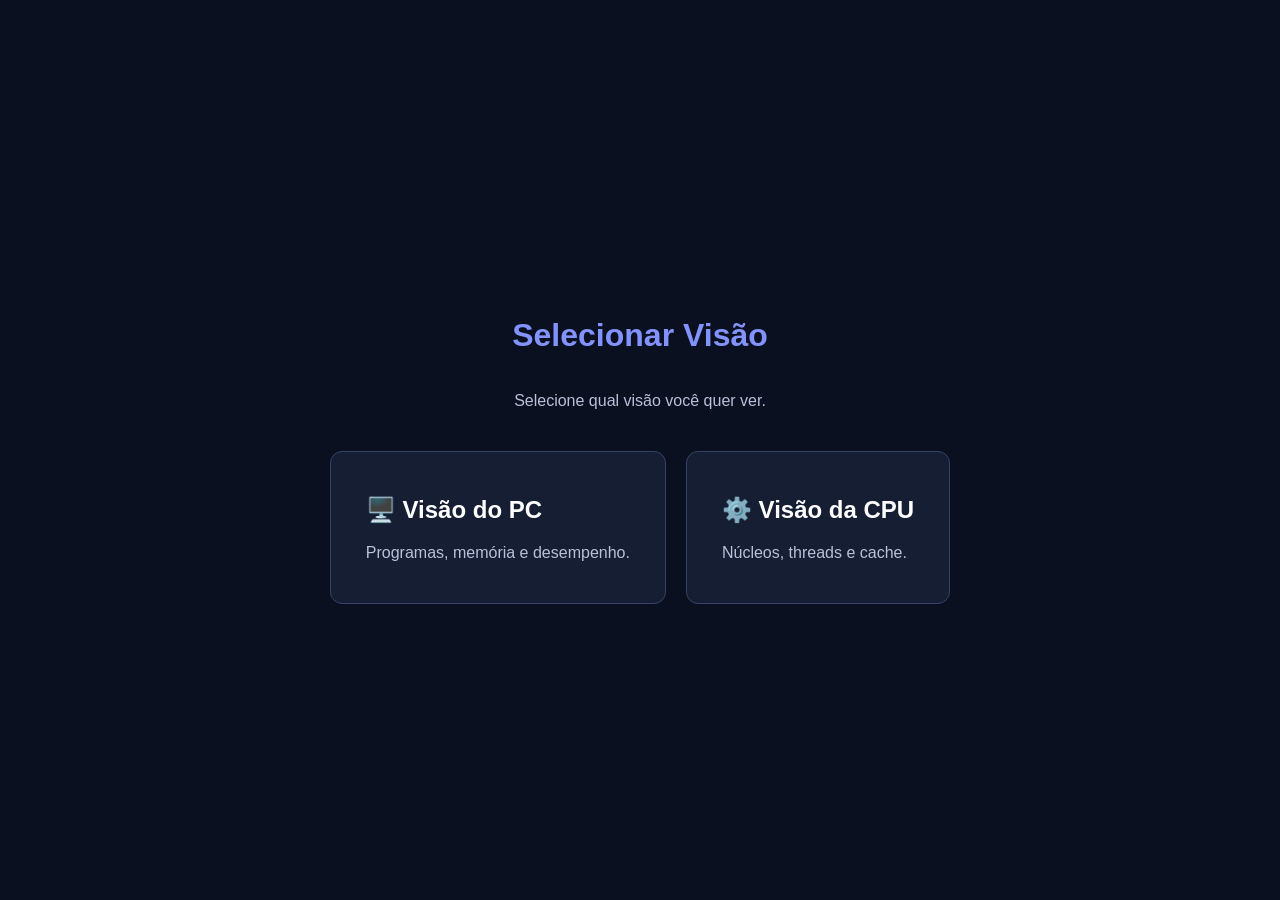
<file: index.html>
<!DOCTYPE html>
<html lang="pt-BR">
<head>
    <meta charset="UTF-8">
    <meta name="viewport" content="width=device-width, initial-scale=1.0">
    <title>Selecionar Visão</title>
    <style>
        body {
            background: #0b1020;
            color: #ffffff;
            font-family: Arial, sans-serif;
            display: flex;
            flex-direction: column;
            align-items: center;
            justify-content: center;
            min-height: 100vh;
            margin: 0;
        }

        h1 {
            color: #8292ff;
        }

        p {
            color: #b8c1d9;
        }

        .opcoes {
            display: flex;
            gap: 20px;
            margin-top: 25px;
            flex-wrap: wrap;
            justify-content: center;
        }

        a {
            display: block;
            padding: 25px 35px;
            background: #151e33;
            border: 1px solid #344365;
            border-radius: 12px;
            color: #ffffff;
            text-decoration: none;
            transition: 0.2s;
        }

        a:hover {
            background: #26365b;
            border-color: #8292ff;
            transform: translateY(-4px);
        }
    </style>
</head>
<body>
    <h1>Selecionar Visão</h1>
    <p>Selecione qual visão você quer ver.</p>

    <div class="opcoes">
        <a href="/pc/index.html">
            <h2>🖥️ Visão do PC</h2>
            <p>Programas, memória e desempenho.</p>
        </a>

        <a href="/cpu/index.html">
            <h2>⚙️ Visão da CPU</h2>
            <p>Núcleos, threads e cache.</p>
        </a>
    </div>
</body>
</html>
</file>
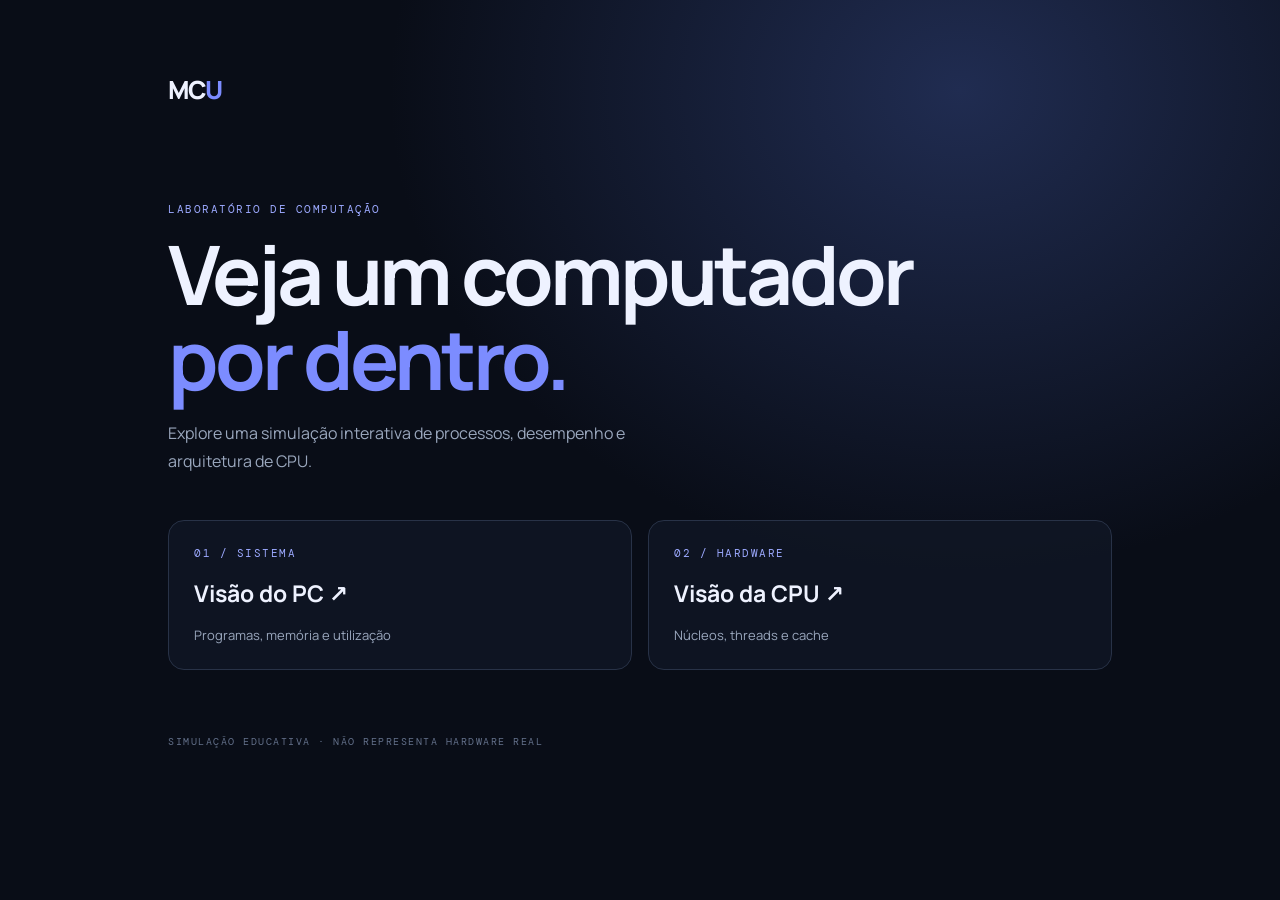
<file: docs/index.html>
<!doctype html>
<html lang="pt-BR">
<head><meta charset="utf-8"><meta name="viewport" content="width=device-width,initial-scale=1"><title>MiguelCPU</title><link rel="stylesheet" href="home.css"></head>
<body><main class="hero"><div class="brand">MC<span>U</span></div><p class="eyebrow">LABORATÓRIO DE COMPUTAÇÃO</p><h1>Veja um computador<br><span>por dentro.</span></h1><p class="intro">Explore uma simulação interativa de processos, desempenho e arquitetura de CPU.</p><div class="cards"><a class="card" href="pc/index.html"><span>01 / SISTEMA</span><b>Visão do PC ↗</b><small>Programas, memória e utilização</small></a><a class="card" href="cpu/index.html"><span>02 / HARDWARE</span><b>Visão da CPU ↗</b><small>Núcleos, threads e cache</small></a></div><footer>SIMULAÇÃO EDUCATIVA · NÃO REPRESENTA HARDWARE REAL</footer></main></body></html>
</file>
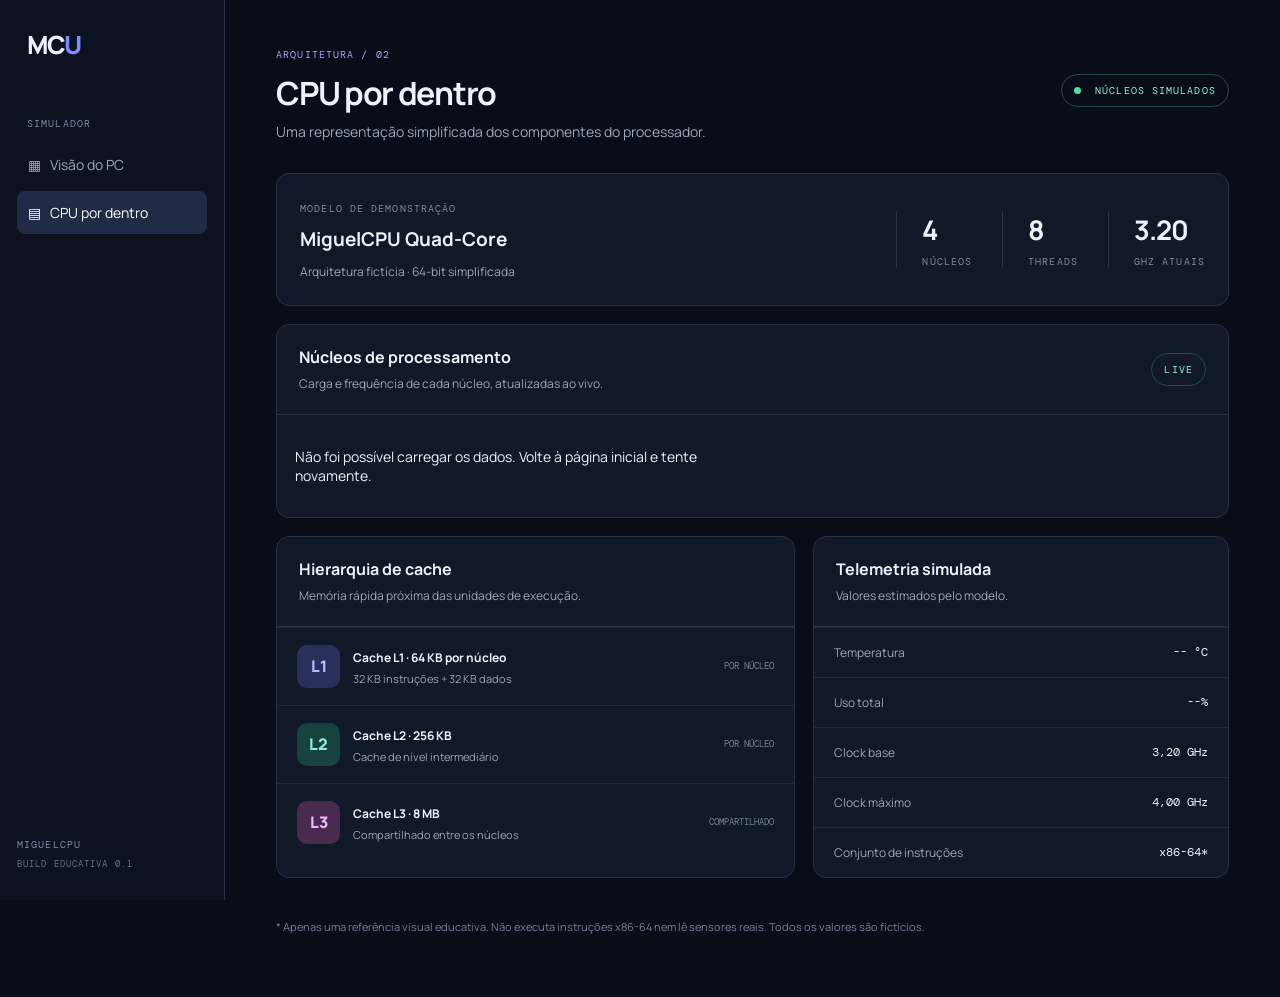
<file: docs/cpu/index.html>
<!doctype html>
<html lang="pt-BR"><head><meta charset="utf-8"><meta name="viewport" content="width=device-width,initial-scale=1"><title>MiguelCPU — CPU por dentro</title><link rel="stylesheet" href="style.css"></head><body><aside class="sidebar"><a class="logo" href="../index.html">MC<span>U</span></a><div class="nav-label">SIMULADOR</div><a class="nav" href="../pc/index.html">▦ &nbsp; Visão do PC</a><a class="nav active" href="index.html">▤ &nbsp; CPU por dentro</a><div class="side-bottom">MIGUELCPU<br><small>BUILD EDUCATIVA 0.1</small></div></aside><main class="main"><header><div><p class="kicker">ARQUITETURA / 02</p><h1>CPU por dentro</h1><p class="sub">Uma representação simplificada dos componentes do processador.</p></div><span class="live"><i></i> NÚCLEOS SIMULADOS</span></header><section class="overview"><div><span>MODELO DE DEMONSTRAÇÃO</span><h2>MiguelCPU Quad-Core</h2><p>Arquitetura fictícia · 64-bit simplificada</p></div><div class="spec"><b>4</b><span>NÚCLEOS</span></div><div class="spec"><b>8</b><span>THREADS</span></div><div class="spec"><b id="clock">3.20</b><span>GHZ ATUAIS</span></div></section><section class="panel"><div class="panel-head"><div><h2>Núcleos de processamento</h2><p>Carga e frequência de cada núcleo, atualizadas ao vivo.</p></div><span class="live">LIVE</span></div><div id="cores" class="cores"><p>Carregando núcleos…</p></div></section><section class="memory-grid"><article class="panel cache"><div class="panel-head"><div><h2>Hierarquia de cache</h2><p>Memória rápida próxima das unidades de execução.</p></div></div><div class="cache-row"><div class="cache-badge">L1</div><div class="cache-info"><b>Cache L1 · 64 KB por núcleo</b><p>32 KB instruções + 32 KB dados</p></div><span>POR NÚCLEO</span></div><div class="cache-row"><div class="cache-badge l2">L2</div><div class="cache-info"><b>Cache L2 · 256 KB</b><p>Cache de nível intermediário</p></div><span>POR NÚCLEO</span></div><div class="cache-row"><div class="cache-badge l3">L3</div><div class="cache-info"><b>Cache L3 · 8 MB</b><p>Compartilhado entre os núcleos</p></div><span>COMPARTILHADO</span></div></article><article class="panel details"><div class="panel-head"><div><h2>Telemetria simulada</h2><p>Valores estimados pelo modelo.</p></div></div><div class="detail-line"><span>Temperatura</span><b id="temp">-- °C</b></div><div class="detail-line"><span>Uso total</span><b id="usage">--%</b></div><div class="detail-line"><span>Clock base</span><b>3,20 GHz</b></div><div class="detail-line"><span>Clock máximo</span><b>4,00 GHz</b></div><div class="detail-line"><span>Conjunto de instruções</span><b>x86-64*</b></div></article></section><p class="disclaimer">* Apenas uma referência visual educativa. Não executa instruções x86-64 nem lê sensores reais. Todos os valores são fictícios.</p></main><script src="../config.js"></script><script src="script.js"></script></body></html>
</file>
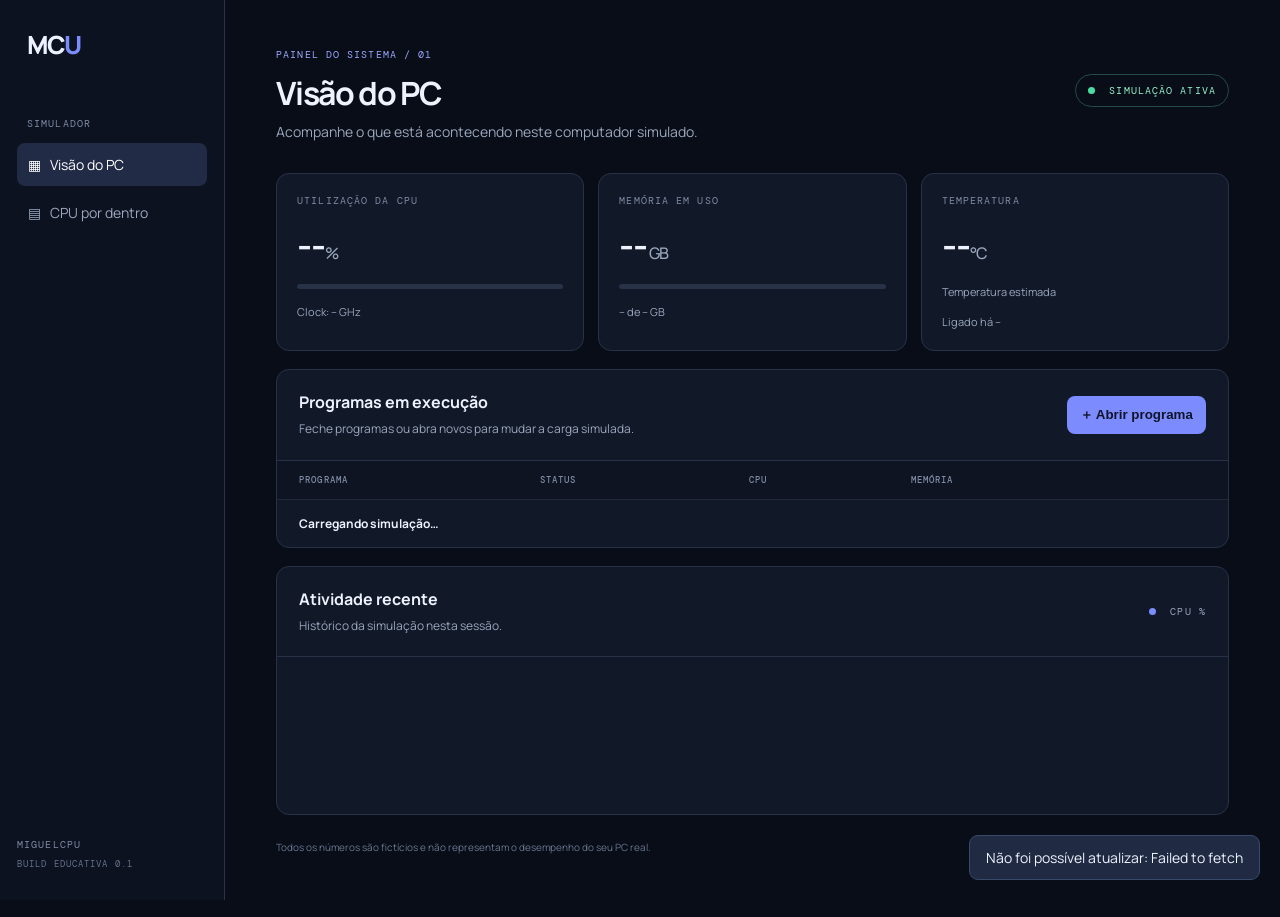
<file: docs/pc/index.html>
<!doctype html>
<html lang="pt-BR"><head><meta charset="utf-8"><meta name="viewport" content="width=device-width,initial-scale=1"><title>MiguelCPU — Visão do PC</title><link rel="stylesheet" href="style.css"></head>
<body><aside class="sidebar"><a class="logo" href="../index.html">MC<span>U</span></a><div class="nav-label">SIMULADOR</div><a class="nav active" href="index.html">▦ &nbsp; Visão do PC</a><a class="nav" href="../cpu/index.html">▤ &nbsp; CPU por dentro</a><div class="side-bottom">MIGUELCPU<br><small>BUILD EDUCATIVA 0.1</small></div></aside><main class="main"><header><div><p class="kicker">PAINEL DO SISTEMA / 01</p><h1>Visão do PC</h1><p class="sub">Acompanhe o que está acontecendo neste computador simulado.</p></div><span class="live"><i></i> SIMULAÇÃO ATIVA</span></header><section class="stats"><article class="stat"><span>UTILIZAÇÃO DA CPU</span><strong id="cpuUsage">--<small>%</small></strong><div class="bar"><i id="cpuBar"></i></div><small id="frequency">Clock: -- GHz</small></article><article class="stat"><span>MEMÓRIA EM USO</span><strong id="memoryUsage">--<small> GB</small></strong><div class="bar"><i id="memoryBar"></i></div><small id="memoryDetail">-- de -- GB</small></article><article class="stat"><span>TEMPERATURA</span><strong id="temperature">--<small>°C</small></strong><div class="temp-note">Temperatura estimada</div><small id="uptime">Ligado há --</small></article></section><section class="panel"><div class="panel-head"><div><h2>Programas em execução</h2><p>Feche programas ou abra novos para mudar a carga simulada.</p></div><button id="openPicker" class="primary">＋ Abrir programa</button></div><div class="table-wrap"><table><thead><tr><th>PROGRAMA</th><th>STATUS</th><th>CPU</th><th>MEMÓRIA</th><th></th></tr></thead><tbody id="programRows"><tr><td colspan="5">Carregando simulação…</td></tr></tbody></table></div></section><section class="panel chart-panel"><div class="panel-head"><div><h2>Atividade recente</h2><p>Histórico da simulação nesta sessão.</p></div><span class="legend"><i></i> CPU %</span></div><div id="chart" class="chart" aria-label="Gráfico da utilização de CPU"></div></section><div id="toast" class="toast" role="status"></div><dialog id="picker"><div class="picker-head"><div><h2>Abrir programa</h2><p>Escolha um programa para iniciar.</p></div><button id="closePicker" class="icon-btn" aria-label="Fechar">✕</button></div><div id="catalog" class="catalog"></div></dialog><footer>Todos os números são fictícios e não representam o desempenho do seu PC real.</footer></main><script src="../config.js"></script><script src="script.js"></script></body></html>
</file>
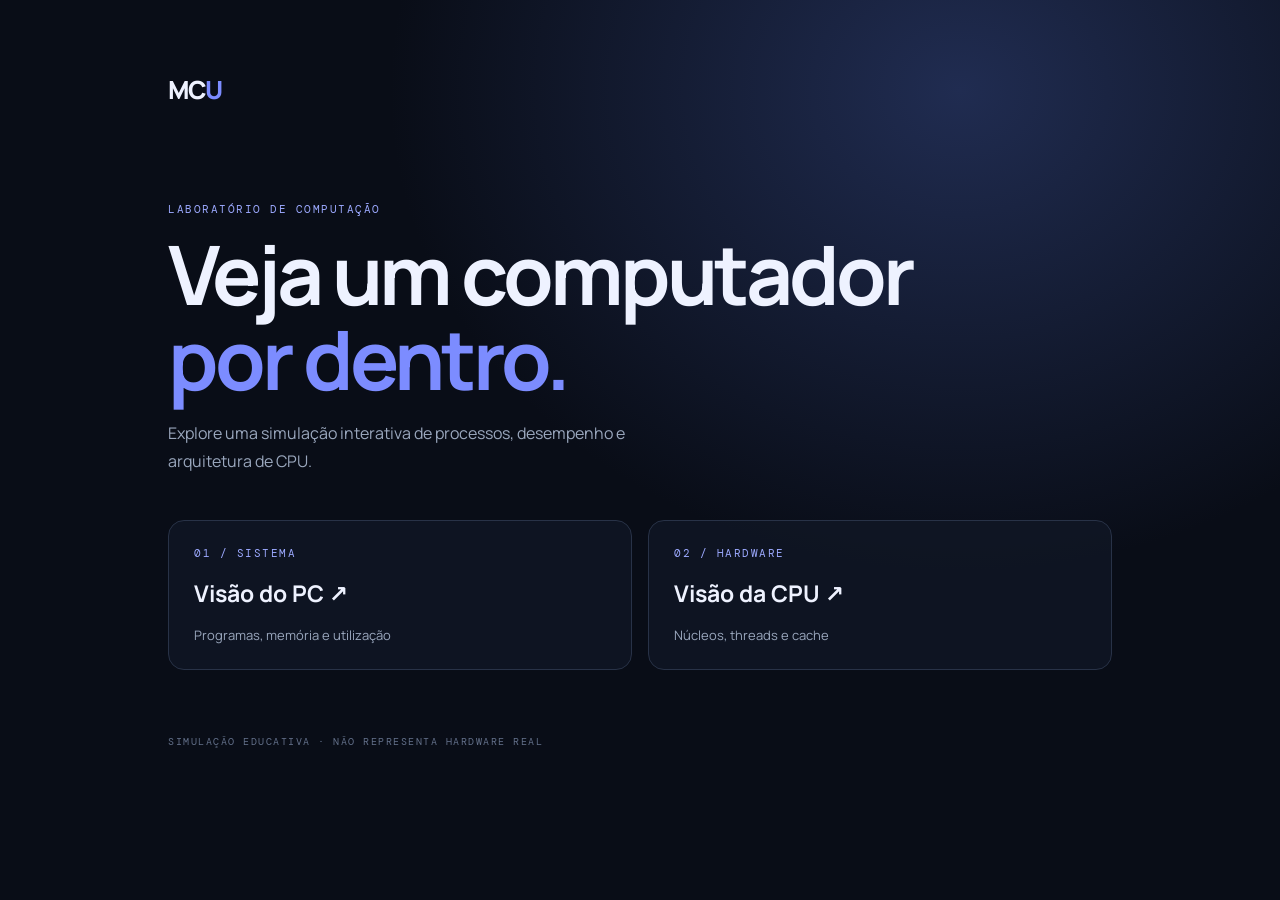
<file: templates/home.html>
<!doctype html>
<html lang="pt-BR">
<head><meta charset="utf-8"><meta name="viewport" content="width=device-width,initial-scale=1"><title>MiguelCPU</title><link rel="stylesheet" href="/static/home.css"></head>
<body><main class="hero"><div class="brand">MC<span>U</span></div><p class="eyebrow">LABORATÓRIO DE COMPUTAÇÃO</p><h1>Veja um computador<br><span>por dentro.</span></h1><p class="intro">Explore uma simulação interativa de processos, desempenho e arquitetura de CPU.</p><div class="cards"><a class="card" href="/pc"><span>01 / SISTEMA</span><b>Visão do PC ↗</b><small>Programas, memória e utilização</small></a><a class="card" href="/cpu"><span>02 / HARDWARE</span><b>Visão da CPU ↗</b><small>Núcleos, threads e cache</small></a></div><footer>SIMULAÇÃO EDUCATIVA · NÃO REPRESENTA HARDWARE REAL</footer></main></body></html>
</file>
<file: docs/home.css>
@import url('https://fonts.googleapis.com/css2?family=DM+Mono:wght@400;500&family=Manrope:wght@400;500;600;700;800&display=swap');
:root{color-scheme:dark;--bg:#090d17;--panel:#111827;--line:#283247;--text:#eef2ff;--muted:#9aa7bd;--accent:#7c8cff}*{box-sizing:border-box}body{margin:0;background:radial-gradient(ellipse at 75% 10%,#202c51 0,transparent 42%),var(--bg);color:var(--text);font-family:Manrope,system-ui,sans-serif;min-height:100vh}.hero{max-width:1000px;margin:auto;padding:8vh 28px 36px}.brand{font-size:25px;font-weight:800;letter-spacing:-2px}.brand span{color:var(--accent)}.eyebrow,footer,.card span{font:11px 'DM Mono',monospace;letter-spacing:1.5px;color:#9ca9ff}.eyebrow{margin-top:95px}h1{font-size:clamp(44px,8vw,82px);line-height:1.04;letter-spacing:-4px;margin:16px 0}h1 span{color:var(--accent)}.intro{max-width:510px;line-height:1.8;color:var(--muted);font-size:16px}.cards{display:grid;grid-template-columns:repeat(2,minmax(0,1fr));gap:16px;margin-top:44px}.card{display:flex;flex-direction:column;gap:17px;padding:25px;border:1px solid var(--line);border-radius:16px;background:#111827bd;color:inherit;text-decoration:none;transition:.2s}.card:hover{transform:translateY(-4px);border-color:var(--accent);background:#19223a}.card b{font-size:23px}.card small{font-size:13px;color:var(--muted)}footer{margin-top:65px;color:#63708a;font-size:10px}@media(max-width:600px){.cards{grid-template-columns:1fr}.eyebrow{margin-top:65px}h1{letter-spacing:-2px}}
</file>
<file: docs/cpu/style.css>
@import url('https://fonts.googleapis.com/css2?family=DM+Mono:wght@400;500&family=Manrope:wght@400;500;600;700;800&display=swap');:root{color-scheme:dark;--bg:#090d17;--panel:#111827;--line:#283247;--text:#eef2ff;--muted:#9aa7bd;--accent:#7c8cff;--green:#4adea3}*{box-sizing:border-box}body{margin:0;background:var(--bg);color:var(--text);font:14px Manrope,system-ui,sans-serif}.sidebar{position:fixed;inset:0 auto 0 0;width:225px;padding:27px 17px;border-right:1px solid var(--line);background:#0d1220;display:flex;flex-direction:column}.logo{font-size:25px;font-weight:800;letter-spacing:-2px;color:var(--text);text-decoration:none;margin:0 10px 55px}.logo span{color:var(--accent)}.nav-label,.kicker,.overview>div:first-child>span,.spec span,.side-bottom,.live{font:10px 'DM Mono',monospace;letter-spacing:1.1px;color:#7f8ca5}.nav-label{margin:0 10px 13px}.nav{padding:12px 11px;margin-bottom:5px;border-radius:8px;color:var(--muted);text-decoration:none}.nav.active,.nav:hover{background:#222b46;color:white}.side-bottom{margin-top:auto;line-height:1.9}.side-bottom small{font-size:9px;color:#64728b}.main{margin-left:225px;padding:38px clamp(20px,4vw,58px);max-width:1600px}header{display:flex;justify-content:space-between;gap:20px;align-items:center;margin-bottom:30px}.kicker{color:#9ca9ff}h1{font-size:32px;letter-spacing:-1.3px;margin:10px 0 6px}.sub,.panel-head p,.overview p{color:var(--muted);margin:0;line-height:1.6}.live{white-space:nowrap;border:1px solid #254b45;border-radius:20px;padding:9px 12px;color:#91f4cc}.live i{display:inline-block;width:7px;height:7px;background:var(--green);border-radius:50%;margin-right:7px}.overview,.panel{background:var(--panel);border:1px solid var(--line);border-radius:13px}.overview{display:flex;align-items:center;gap:30px;padding:23px;margin-bottom:18px}.overview>div:first-child{flex:1}.overview h2{font-size:19px;margin:10px 0}.overview p{font-size:12px}.spec{border-left:1px solid var(--line);padding-left:25px;display:flex;flex-direction:column;gap:7px}.spec b{font-size:27px;letter-spacing:-1px}.panel{margin-bottom:18px;overflow:hidden}.panel-head{display:flex;justify-content:space-between;align-items:center;gap:15px;padding:21px 22px;border-bottom:1px solid var(--line)}h2{font-size:16px;margin:0 0 6px}.panel-head p{font-size:12px}.cores{display:grid;grid-template-columns:repeat(2,minmax(0,1fr));gap:12px;padding:18px}.core{border:1px solid #2b3650;background:#0e1524;border-radius:11px;padding:17px}.core-top{display:flex;align-items:center;justify-content:space-between}.core-name{font-size:14px;font-weight:800}.core-num{font:10px 'DM Mono',monospace;color:#98a6ff}.core-load{font-size:28px;font-weight:800;margin:17px 0 4px}.core-load small{font-size:12px;color:var(--muted)}.corebar{height:6px;background:#273149;border-radius:8px;overflow:hidden}.corebar i{display:block;height:100%;background:linear-gradient(90deg,#6877ed,#b1b9ff);border-radius:8px;transition:width .4s}.core-meta{display:flex;justify-content:space-between;color:var(--muted);font-size:11px;margin-top:11px}.memory-grid{display:grid;grid-template-columns:1.25fr 1fr;gap:18px}.cache-row{display:flex;align-items:center;gap:13px;padding:17px 20px;border-top:1px solid #202a3c}.cache-badge{width:43px;height:43px;display:grid;place-items:center;background:#29305c;color:#b4bbff;border-radius:10px;font-weight:800;font-size:16px}.cache-badge.l2{background:#16433f;color:#8ef0d2}.cache-badge.l3{background:#4a2b50;color:#f2b2ff}.cache-info{flex:1}.cache-info b{font-size:12px}.cache-info p{font-size:11px;color:var(--muted);margin:5px 0 0}.cache-row>span{font:9px 'DM Mono',monospace;color:#73819a;text-align:right}.detail-line{display:flex;justify-content:space-between;gap:12px;padding:16px 20px;border-top:1px solid #202a3c;font-size:12px}.detail-line span{color:var(--muted)}.detail-line b{font:12px 'DM Mono',monospace}.disclaimer{color:#73819a;font-size:11px;line-height:1.7;margin:22px 0}@media(max-width:1000px){.memory-grid{grid-template-columns:1fr}}@media(max-width:850px){.sidebar{width:64px;padding:20px 8px}.logo{font-size:0;margin:0 8px 45px}.logo:first-letter{font-size:22px}.nav-label,.nav{font-size:0;text-align:center}.nav{padding:14px 0}.side-bottom{font-size:0}.main{margin-left:64px;padding:25px 16px}.overview{flex-wrap:wrap;gap:18px}.overview>div:first-child{flex-basis:100%}.spec{flex:1;padding-left:12px}.cores{grid-template-columns:1fr}.live{display:none}}
</file>
<file: docs/pc/style.css>
@import url('https://fonts.googleapis.com/css2?family=DM+Mono:wght@400;500&family=Manrope:wght@400;500;600;700;800&display=swap');:root{color-scheme:dark;--bg:#090d17;--panel:#111827;--line:#283247;--text:#eef2ff;--muted:#9aa7bd;--accent:#7c8cff;--green:#4adea3}*{box-sizing:border-box}body{margin:0;background:var(--bg);color:var(--text);font:14px Manrope,system-ui,sans-serif}.sidebar{position:fixed;inset:0 auto 0 0;width:225px;padding:27px 17px;border-right:1px solid var(--line);background:#0d1220;display:flex;flex-direction:column}.logo{font-size:25px;font-weight:800;letter-spacing:-2px;color:var(--text);text-decoration:none;margin:0 10px 55px}.logo span{color:var(--accent)}.nav-label,.kicker,.stat>span,th,.side-bottom,.live,.legend{font:10px 'DM Mono',monospace;letter-spacing:1.1px;color:#7f8ca5}.nav-label{margin:0 10px 13px}.nav{padding:12px 11px;margin-bottom:5px;border-radius:8px;color:var(--muted);text-decoration:none}.nav.active,.nav:hover{background:#222b46;color:white}.side-bottom{margin-top:auto;line-height:1.9}.side-bottom small{font-size:9px;color:#64728b}.main{margin-left:225px;padding:38px clamp(20px,4vw,58px);max-width:1600px}header{display:flex;justify-content:space-between;gap:20px;align-items:center;margin-bottom:30px}.kicker{color:#9ca9ff}h1{font-size:32px;letter-spacing:-1.3px;margin:10px 0 6px}.sub,.panel-head p,.picker-head p{color:var(--muted);margin:0;line-height:1.6}.live{white-space:nowrap;border:1px solid #254b45;border-radius:20px;padding:9px 12px;color:#91f4cc}.live i,.legend i{display:inline-block;width:7px;height:7px;background:var(--green);border-radius:50%;margin-right:7px}.stats{display:grid;grid-template-columns:repeat(3,minmax(0,1fr));gap:14px;margin-bottom:18px}.stat,.panel{background:var(--panel);border:1px solid var(--line);border-radius:13px}.stat{padding:20px}.stat>span{display:block}.stat strong{display:block;font-size:36px;letter-spacing:-1px;margin:14px 0}.stat strong small{font-size:16px;color:var(--muted);font-weight:500}.bar{height:5px;background:#283247;border-radius:8px;overflow:hidden;margin-bottom:12px}.bar i{display:block;width:0;height:100%;background:var(--accent);border-radius:8px;transition:width .4s}.stat>small,.temp-note{font-size:11px;color:var(--muted)}.temp-note{margin:0 0 12px}.panel{margin-bottom:18px;overflow:hidden}.panel-head{display:flex;justify-content:space-between;align-items:center;gap:15px;padding:21px 22px;border-bottom:1px solid var(--line)}h2{font-size:16px;margin:0 0 6px}.panel-head p,.picker-head p{font-size:12px}.primary{border:0;border-radius:8px;background:var(--accent);color:#10152b;padding:10px 13px;font-weight:800;cursor:pointer;white-space:nowrap}.primary:hover{filter:brightness(1.1)}.table-wrap{overflow-x:auto}table{border-collapse:collapse;width:100%;min-width:580px;text-align:left}th{font-size:9px;font-weight:500;padding:13px 22px;background:#0e1422}td{padding:15px 22px;border-top:1px solid #202a3c;font-size:12px;color:#cbd5e1}td:first-child{color:var(--text);font-weight:700}.program-icon{display:inline-grid;place-items:center;width:31px;height:31px;margin-right:10px;background:#202a3e;border-radius:8px;vertical-align:middle;font-size:17px}.pill{color:#80eac0;background:#15372f;padding:5px 8px;border-radius:20px;font-size:10px}.close-btn{background:transparent;border:1px solid #39445a;color:#cbd5e1;border-radius:6px;padding:6px 9px;cursor:pointer}.close-btn:hover{border-color:#fb7185;color:#fb7185}.chart-panel{padding-bottom:12px}.legend{color:var(--muted)}.legend i{background:var(--accent)}.chart{height:145px;display:flex;align-items:end;gap:5px;padding:18px 22px 5px}.chart span{flex:1;min-width:4px;border-radius:4px 4px 0 0;background:linear-gradient(0deg,#4d5ed1,#9ca9ff);opacity:.85;min-height:3px;position:relative}.chart span:hover{opacity:1}.chart span::after{content:attr(data-value) '%';position:absolute;top:-18px;left:50%;transform:translateX(-50%);font:9px 'DM Mono',monospace;color:var(--muted);opacity:0}.chart span:hover::after{opacity:1}footer{font-size:10px;color:#697790;margin:25px 0}.toast{position:fixed;bottom:20px;right:20px;padding:12px 16px;background:#202b43;border:1px solid #39496a;border-radius:9px;opacity:0;transform:translateY(8px);transition:.2s;pointer-events:none}.toast.show{opacity:1;transform:none}dialog{background:#111827;color:var(--text);border:1px solid #39445a;border-radius:14px;width:min(470px,calc(100% - 30px));padding:22px;box-shadow:0 20px 80px #0009}dialog::backdrop{background:#020617c9}.picker-head{display:flex;justify-content:space-between;align-items:start;margin-bottom:17px}.icon-btn{border:0;background:transparent;color:var(--muted);font-size:18px;cursor:pointer}.catalog{display:grid;gap:9px}.catalog button{display:flex;align-items:center;gap:12px;text-align:left;padding:13px;border:1px solid var(--line);border-radius:9px;background:#151e30;color:var(--text);cursor:pointer}.catalog button:disabled{opacity:.45;cursor:default}.catalog button span:last-child{margin-left:auto;font-size:11px;color:var(--muted)}@media(max-width:850px){.sidebar{width:64px;padding:20px 8px}.logo{font-size:0;margin:0 8px 45px}.logo:first-letter{font-size:22px}.nav-label,.nav{font-size:0;text-align:center}.nav{padding:14px 0}.side-bottom{font-size:0}.main{margin-left:64px;padding:25px 16px}.stats{grid-template-columns:1fr}.live{display:none}}
</file>
<file: static/home.css>
@import url('https://fonts.googleapis.com/css2?family=DM+Mono:wght@400;500&family=Manrope:wght@400;500;600;700;800&display=swap');
:root{color-scheme:dark;--bg:#090d17;--panel:#111827;--line:#283247;--text:#eef2ff;--muted:#9aa7bd;--accent:#7c8cff}*{box-sizing:border-box}body{margin:0;background:radial-gradient(ellipse at 75% 10%,#202c51 0,transparent 42%),var(--bg);color:var(--text);font-family:Manrope,system-ui,sans-serif;min-height:100vh}.hero{max-width:1000px;margin:auto;padding:8vh 28px 36px}.brand{font-size:25px;font-weight:800;letter-spacing:-2px}.brand span{color:var(--accent)}.eyebrow,footer,.card span{font:11px 'DM Mono',monospace;letter-spacing:1.5px;color:#9ca9ff}.eyebrow{margin-top:95px}h1{font-size:clamp(44px,8vw,82px);line-height:1.04;letter-spacing:-4px;margin:16px 0}h1 span{color:var(--accent)}.intro{max-width:510px;line-height:1.8;color:var(--muted);font-size:16px}.cards{display:grid;grid-template-columns:repeat(2,minmax(0,1fr));gap:16px;margin-top:44px}.card{display:flex;flex-direction:column;gap:17px;padding:25px;border:1px solid var(--line);border-radius:16px;background:#111827bd;color:inherit;text-decoration:none;transition:.2s}.card:hover{transform:translateY(-4px);border-color:var(--accent);background:#19223a}.card b{font-size:23px}.card small{font-size:13px;color:var(--muted)}footer{margin-top:65px;color:#63708a;font-size:10px}@media(max-width:600px){.cards{grid-template-columns:1fr}.eyebrow{margin-top:65px}h1{letter-spacing:-2px}}
</file>
